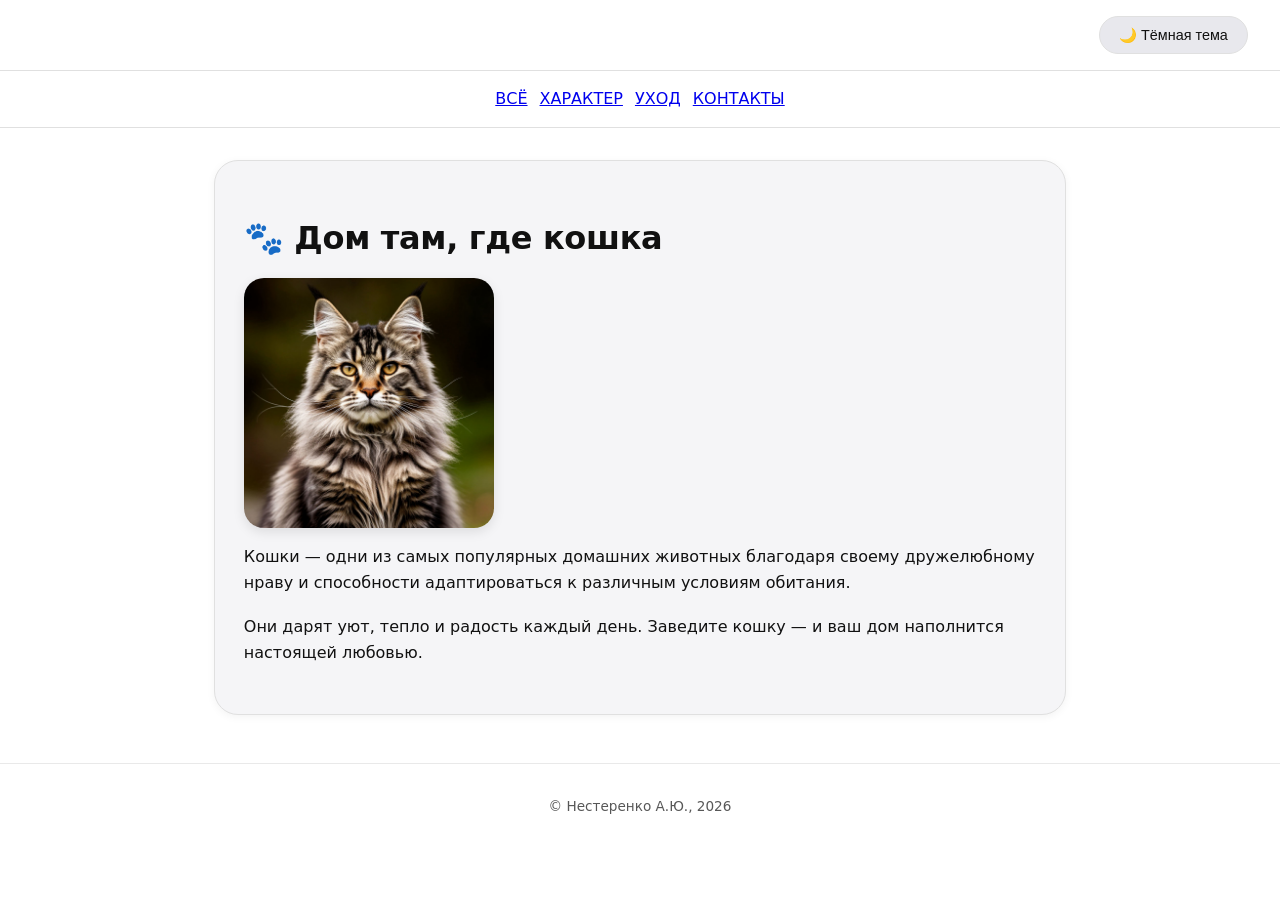
<file: index.html>
<!DOCTYPE html>
<html lang="ru">
<head>
  <meta charset="UTF-8">
  <meta name="viewport" content="width=device-width, initial-scale=1.0">
  <title>Дом там, где кошка</title>
  <link rel="stylesheet" href="style.css">
</header>
<body>

<div class="theme-header">
  <button id="theme-toggle" aria-label="Переключить тему">🌙 Тёмная тема</button>
</div>
  
<nav class="nav-bar">
            <a href="index.html">ВСЁ</a>
            <a href="about.html">ХАРАКТЕР</a>
            <a href="about.html">УХОД</a>
            <a href="contact.html">КОНТАКТЫ</a>
        </nav>

<main>
  <div class="card">
    <h1>🐾 Дом там, где кошка</h1>
    <img src="Main_kyn.jpeg" height="250" width="250" class="content-image" alt="Дом там, где кошка!">
    <p>Кошки — одни из самых популярных домашних животных благодаря своему дружелюбному нраву и способности адаптироваться к различным условиям обитания.</p>
    <p>Они дарят уют, тепло и радость каждый день. Заведите кошку — и ваш дом наполнится настоящей любовью.</p>
  </div>
</main>

<footer>
  © Нестеренко А.Ю., 2026
</footer>

<script src="script.js" defer></script>
</body>
</html>
</file>
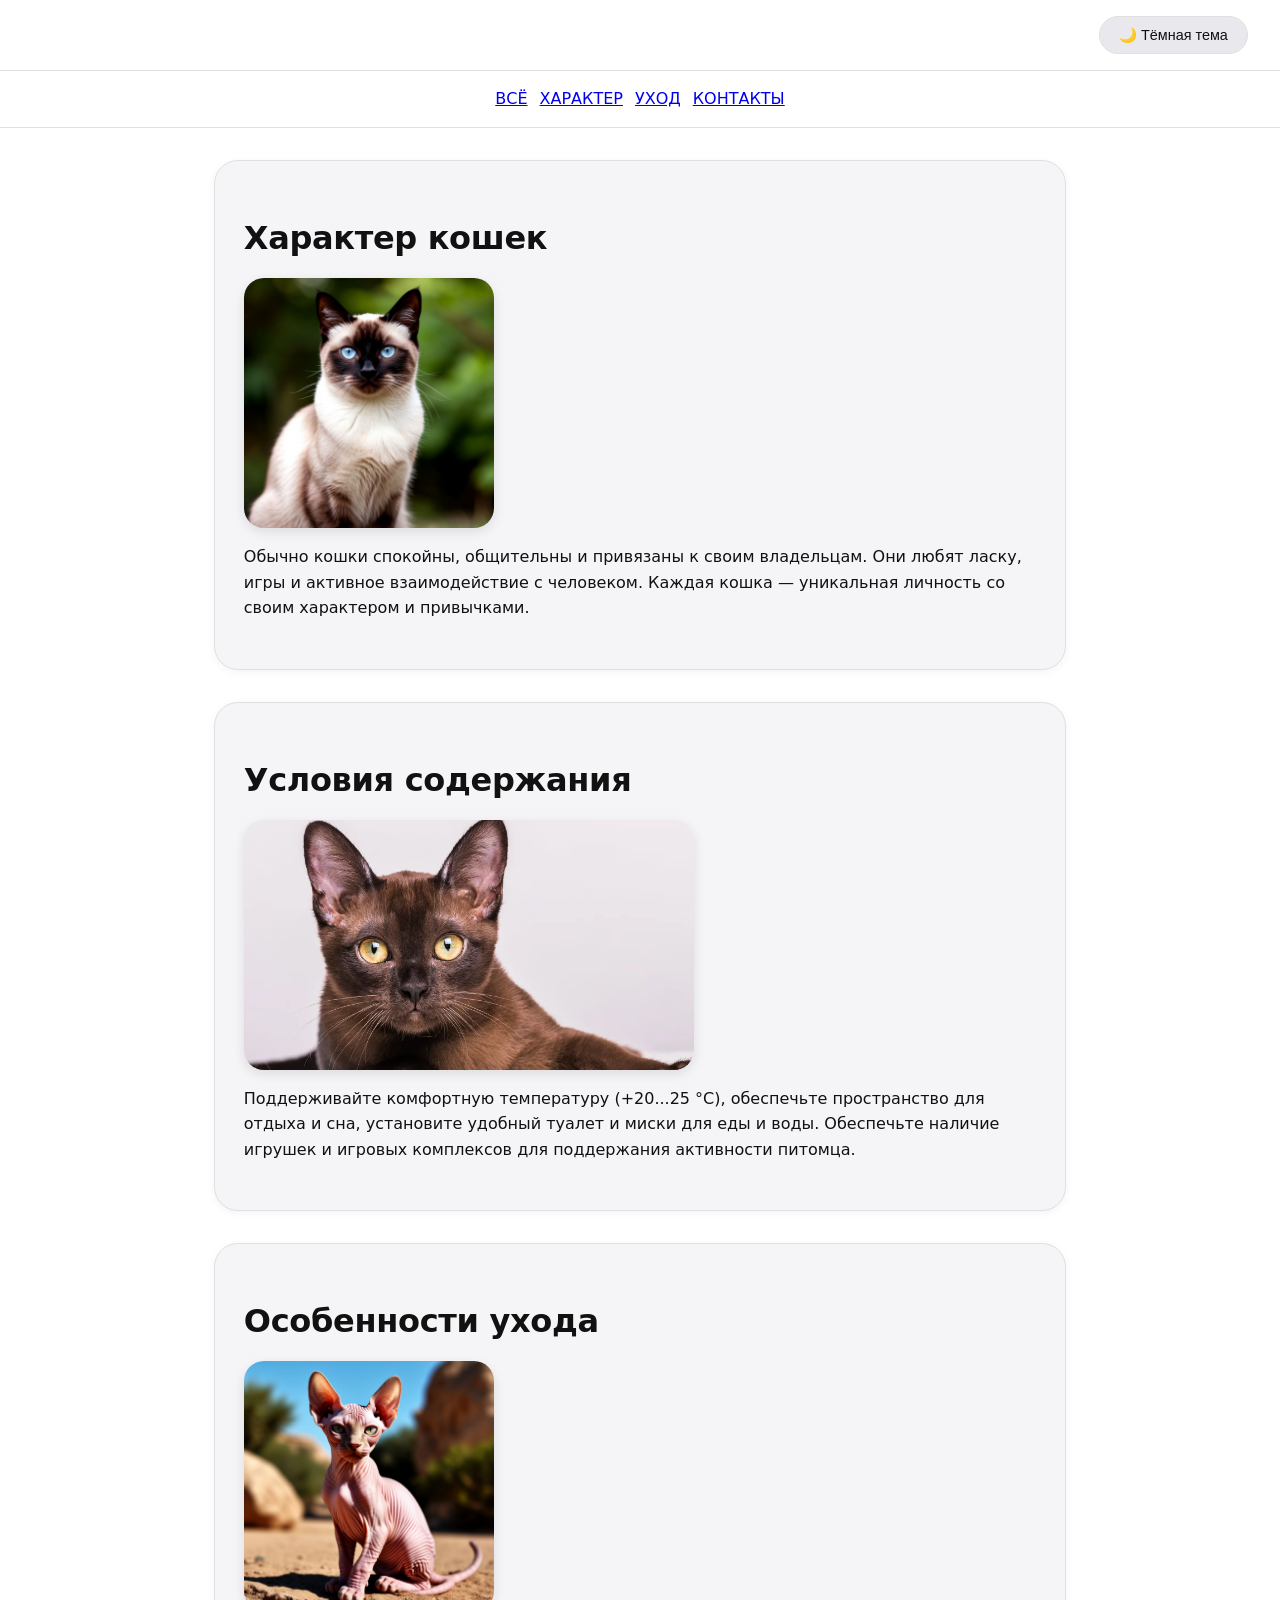
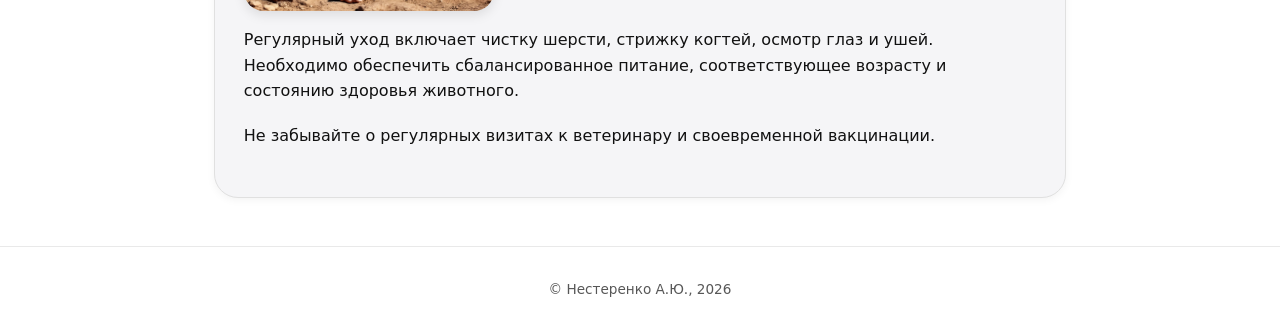
<file: about.html>
<!DOCTYPE html>
<html lang="ru">
<head>
  <meta charset="UTF-8">
  <meta name="viewport" content="width=device-width, initial-scale=1.0">
  <title>Характер и уход — Всё о кошках</title>
  <link rel="stylesheet" href="style.css">
</head>
<body>

<div class="theme-header">
  <button id="theme-toggle" aria-label="Переключить тему">🌙 Тёмная тема</button>
</div>

<nav class="nav-bar">
            <a href="index.html">ВСЁ</a>
            <a href="about.html">ХАРАКТЕР</a>
            <a href="about.html">УХОД</a>
            <a href="contact.html">КОНТАКТЫ</a>
        </nav>

<main>
  <div class="card">
    <h1>Характер кошек</h1>
    <img src="Siamcsai.jpeg" height="250" width="250" class="content-image" alt="Сиамская кошка">
    <p>Обычно кошки спокойны, общительны и привязаны к своим владельцам. Они любят ласку, игры и активное взаимодействие с человеком. Каждая кошка — уникальная личность со своим характером и привычками.</p>
  </div>

  <div class="card">
    <h1>Условия содержания</h1>
    <img src="Burma.jpeg" height="250" width="450" class="content-image" alt="Бирманская кошка">
    <p>Поддерживайте комфортную температуру (+20...25 °C), обеспечьте пространство для отдыха и сна, установите удобный туалет и миски для еды и воды. Обеспечьте наличие игрушек и игровых комплексов для поддержания активности питомца.</p>
  </div>

  <div class="card">
    <h1>Особенности ухода</h1>
    <img src="Sfinx.jpeg" height="250" width="250" class="content-image" alt="Сфинкс">
    <p>Регулярный уход включает чистку шерсти, стрижку когтей, осмотр глаз и ушей. Необходимо обеспечить сбалансированное питание, соответствующее возрасту и состоянию здоровья животного.</p>
    <p>Не забывайте о регулярных визитах к ветеринару и своевременной вакцинации.</p>
  </div>
</main>

<footer>
  © Нестеренко А.Ю., 2026
</footer>

<script src="script.js" defer></script>
</body>
</html>
</file>
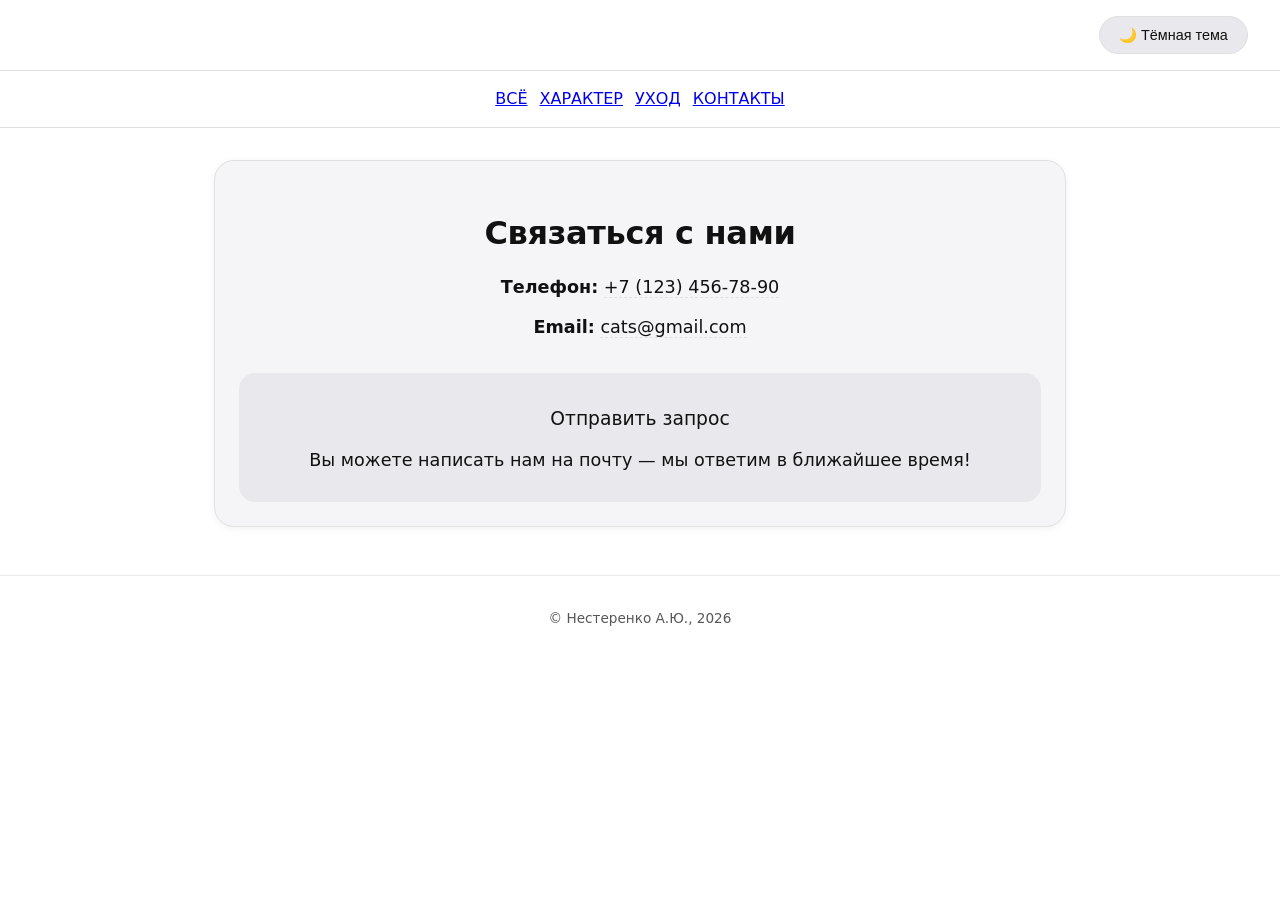
<file: contact.html>
<!DOCTYPE html>
<html lang="ru">
<head>
  <meta charset="UTF-8">
  <meta name="viewport" content="width=device-width, initial-scale=1.0">
  <title>Контакты — Свяжитесь с нами</title>
  <link rel="stylesheet" href="style.css">
</head>
<body>

<div class="theme-header">
  <button id="theme-toggle" aria-label="Переключить тему">🌙 Тёмная тема</button>
</div>

<nav class="nav-bar">
            <a href="index.html">ВСЁ</a>
            <a href="about.html">ХАРАКТЕР</a>
            <a href="about.html">УХОД</a>
            <a href="contact.html">КОНТАКТЫ</a>
        </nav>
<main>
  <div class="card contact-info">
    <h1> Связаться с нами</h1>
    
    <p><strong>Телефон:</strong> <a href="tel:+71234567890" class="email-link">+7 (123) 456-78-90</a></p>
    
    <p><strong>Email:</strong> <a href="mailto:cats@gmail.com" class="email-link">cats@gmail.com</a></p>
    
    <div style="margin-top: 2rem; padding: 1rem; background: var(--btn-bg); border-radius: 16px;">
      <h3>Отправить запрос</h3>
      <p>Вы можете написать нам на почту — мы ответим в ближайшее время!</p>
    </div>
  </div>
</main>

<footer>
  © Нестеренко А.Ю., 2026
</footer>

<script src="script.js"></script>
</body>
</html>
</file>
<file: style.css>
:root {
  --bg-color: #ffffff;
  --text-color: #111111;
  --card-bg: #f5f5f7;
  --card-border: #e0e0e0;
  --btn-bg: #e8e8ed;
  --btn-text: #111111;
  --nav-bg: #ffffff;
  --transition: 0.3s ease;

  color-scheme: light;
}

@media (prefers-color-scheme: dark) {
  :root {
    --bg-color: #121212;
    --text-color: #e8e8ed;
    --card-bg: #1e1e1e;
    --card-border: #333333;
    --btn-bg: #2a2a2a;
    --btn-text: #e8e8ed;
    --nav-bg: #1a1a1a;
    color-scheme: dark;
  }
}

[data-theme="light"] {
  --bg-color: #ffffff;
  --text-color: #111111;
  --card-bg: #f5f5f7;
  --card-border: #e0e0e0;
  --btn-bg: #e8e8ed;
  --btn-text: #111111;
  --nav-bg: #ffffff;
  color-scheme: light;
}

[data-theme="dark"] {
  --bg-color: #121212;
  --text-color: #e8e8ed;
  --card-bg: #1e1e1e;
  --card-border: #333333;
  --btn-bg: #2a2a2a;
  --btn-text: #e8e8ed;
  --nav-bg: #1a1a1a;
  color-scheme: dark;
}

* {
  margin: 0;
  padding: 0;
  box-sizing: border-box;
}

body {
  background-color: var(--bg-color);
  color: var(--text-color);
  font-family: system-ui, -apple-system, 'Segoe UI', Roboto, sans-serif;
  margin: 0;
  padding: 0;
  transition: background-color var(--transition), color var(--transition);
  line-height: 1.5;
  min-height: 100vh;
}

/* Навигация */
.nav-bar {
  background-color: var(--nav-bg);
  border-bottom: 1px solid var(--card-border);
  padding: 1rem 2rem;
  display: flex;
  justify-content: center;
  flex-wrap: wrap;
  gap: 0.75rem;
  position: sticky;
  top: 0;
  z-index: 100;
  backdrop-filter: blur(10px);
  background-color: rgba(var(--bg-color-rgb), 0.8);
}

.nav-btn {
  padding: 0.6rem 1.5rem;
  background-color: var(--btn-bg);
  color: var(--btn-text);
  border: 1px solid var(--card-border);
  border-radius: 100px;
  cursor: pointer;
  font-size: 0.95rem;
  font-weight: 500;
  transition: all var(--transition);
  text-decoration: none;
  display: inline-block;
}

.nav-btn:hover {
  opacity: 0.85;
  transform: translateY(-2px);
  box-shadow: 0 4px 12px rgba(0, 0, 0, 0.1);
}

/* Шапка с кнопкой темы */
.theme-header {
  display: flex;
  justify-content: flex-end;
  padding: 1rem 2rem;
  background-color: var(--bg-color);
  border-bottom: 1px solid var(--card-border);
}

#theme-toggle {
  padding: 0.6rem 1.2rem;
  background-color: var(--btn-bg);
  color: var(--btn-text);
  border: 1px solid var(--card-border);
  border-radius: 100px;
  cursor: pointer;
  font-size: 0.9rem;
  font-weight: 500;
  transition: all var(--transition);
}

#theme-toggle:hover {
  opacity: 0.85;
  transform: scale(1.02);
}

/* Основной контент */
main {
  max-width: 900px;
  margin: 2rem auto;
  padding: 0 1.5rem;
}

/* Карточки */
.card {
  background-color: var(--card-bg);
  border: 1px solid var(--card-border);
  border-radius: 24px;
  padding: 1.8rem;
  margin-bottom: 2rem;
  transition: all var(--transition);
  box-shadow: 0 2px 8px rgba(0, 0, 0, 0.05);
}

.card:hover {
  transform: translateY(-4px);
  box-shadow: 0 12px 24px rgba(0, 0, 0, 0.1);
}

/* Изображения */
.content-image {
  border-radius: 20px;
  object-fit: cover;
  display: block;
  margin: 1rem 0;
  transition: transform 0.3s ease;
  box-shadow: 0 4px 12px rgba(0, 0, 0, 0.1);
}

.content-image:hover {
  transform: scale(1.02);
}

/* Заголовки */
h1 {
  font-size: 2rem;
  margin-top: 1.5rem;
  margin-bottom: 1rem;
  font-weight: 600;
  letter-spacing: -0.01em;
}

h2, h3, h4 {
  margin-top: 1rem;
  margin-bottom: 0.5rem;
  font-weight: 500;
}

/* Текст */
p {
  margin-bottom: 1.2rem;
  line-height: 1.6;
}

/* Секции */
.section {
  margin-bottom: 2.5rem;
}

.section-title {
  font-size: 1.6rem;
  margin-bottom: 1rem;
  padding-bottom: 0.5rem;
  border-bottom: 2px solid var(--card-border);
  display: inline-block;
}

/* Футер */
footer {
  text-align: center;
  padding: 2rem;
  margin-top: 3rem;
  border-top: 1px solid var(--card-border);
  font-size: 0.85rem;
  color: var(--text-color);
  opacity: 0.7;
}

/* Контакты */
.contact-info {
  background-color: var(--card-bg);
  border-radius: 20px;
  padding: 1.5rem;
  text-align: center;
}

.contact-info p {
  margin: 0.75rem 0;
  font-size: 1.1rem;
}

.email-link {
  color: var(--text-color);
  text-decoration: none;
  border-bottom: 1px dashed var(--card-border);
}

.email-link:hover {
  border-bottom-style: solid;
}
</file>
